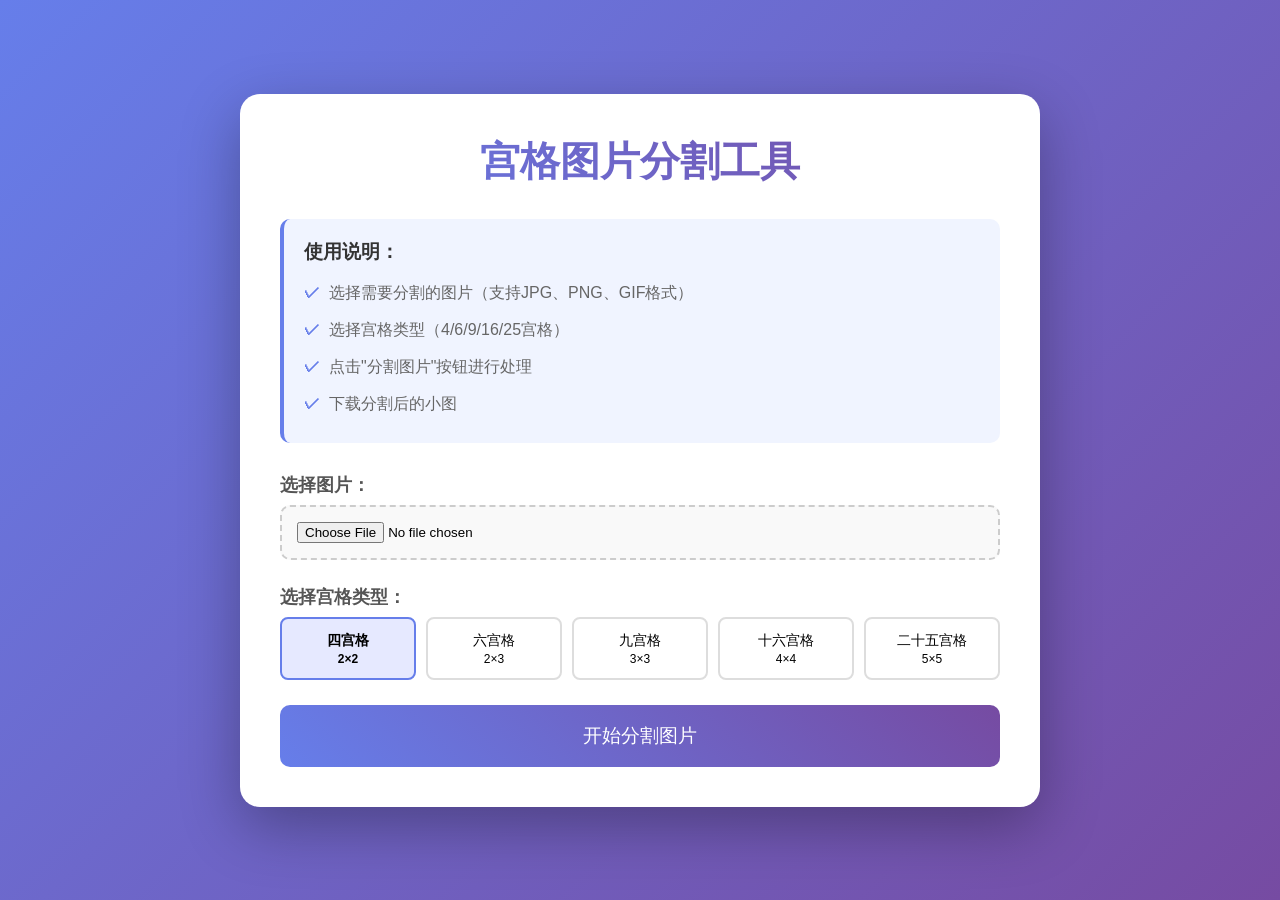
<file: f.html>
<!DOCTYPE html>
<html lang="zh-CN">
<head>
    <meta charset="UTF-8">
    <meta name="viewport" content="width=device-width, initial-scale=1.0">
    <title>宫格图片分割工具</title>
    <style>
        * {
            margin: 0;
            padding: 0;
            box-sizing: border-box;
        }
        
        body {
            font-family: 'Microsoft YaHei', Arial, sans-serif;
            background: linear-gradient(135deg, #667eea 0%, #764ba2 100%);
            min-height: 100vh;
            display: flex;
            justify-content: center;
            align-items: center;
            padding: 20px;
        }
        
        .container {
            background: white;
            border-radius: 20px;
            padding: 40px;
            box-shadow: 0 20px 60px rgba(0,0,0,0.3);
            max-width: 800px;
            width: 100%;
        }
        
        h1 {
            color: #333;
            text-align: center;
            margin-bottom: 30px;
            font-size: 2.5em;
            background: linear-gradient(45deg, #667eea, #764ba2);
            -webkit-background-clip: text;
            -webkit-text-fill-color: transparent;
        }
        
        .form-group {
            margin-bottom: 25px;
        }
        
        label {
            display: block;
            margin-bottom: 8px;
            color: #555;
            font-weight: bold;
            font-size: 1.1em;
        }
        
        input[type="file"] {
            width: 100%;
            padding: 15px;
            border: 2px dashed #ccc;
            border-radius: 10px;
            background: #f9f9f9;
            cursor: pointer;
            transition: all 0.3s ease;
        }
        
        input[type="file"]:hover {
            border-color: #667eea;
            background: #f0f4ff;
        }
        
        select {
            width: 100%;
            padding: 15px;
            border: 2px solid #ddd;
            border-radius: 10px;
            font-size: 1em;
            background: white;
            cursor: pointer;
        }
        
        button {
            background: linear-gradient(45deg, #667eea, #764ba2);
            color: white;
            border: none;
            padding: 18px 40px;
            border-radius: 10px;
            font-size: 1.2em;
            cursor: pointer;
            width: 100%;
            transition: transform 0.3s ease, box-shadow 0.3s ease;
        }
        
        button:hover {
            transform: translateY(-2px);
            box-shadow: 0 10px 30px rgba(102, 126, 234, 0.4);
        }
        
        .instructions {
            background: #f0f4ff;
            padding: 20px;
            border-radius: 10px;
            margin-bottom: 30px;
            border-left: 4px solid #667eea;
        }
        
        .instructions h3 {
            color: #333;
            margin-bottom: 10px;
        }
        
        .instructions ul {
            list-style: none;
            padding-left: 0;
        }
        
        .instructions li {
            padding: 8px 0;
            color: #666;
            position: relative;
            padding-left: 25px;
        }
        
        .instructions li:before {
            content: "✓";
            color: #667eea;
            position: absolute;
            left: 0;
            font-weight: bold;
        }
        
        .loading {
            display: none;
            text-align: center;
            padding: 20px;
        }
        
        .spinner {
            border: 3px solid #f3f3f3;
            border-top: 3px solid #667eea;
            border-radius: 50%;
            width: 40px;
            height: 40px;
            animation: spin 1s linear infinite;
            margin: 0 auto 15px;
        }
        
        @keyframes spin {
            0% { transform: rotate(0deg); }
            100% { transform: rotate(360deg); }
        }
        
        .result {
            margin-top: 30px;
            padding: 20px;
            background: #f9f9f9;
            border-radius: 10px;
            display: none;
        }
        
        .tiles-grid {
            display: grid;
            gap: 10px;
            margin-top: 20px;
        }
        
        .tile {
            border: 1px solid #ddd;
            border-radius: 5px;
            overflow: hidden;
            transition: transform 0.3s ease;
        }
        
        .tile:hover {
            transform: scale(1.05);
        }
        
        .tile img {
            width: 100%;
            height: auto;
            display: block;
        }
        
        .error {
            color: #d32f2f;
            background: #ffebee;
            padding: 15px;
            border-radius: 10px;
            border-left: 4px solid #d32f2f;
            margin-bottom: 20px;
        }
        
        .success {
            color: #388e3c;
            background: #e8f5e9;
            padding: 15px;
            border-radius: 10px;
            border-left: 4px solid #388e3c;
            margin-bottom: 20px;
        }
        
        .info-box {
            background: #e3f2fd;
            padding: 15px;
            border-radius: 10px;
            margin-bottom: 20px;
            border-left: 4px solid #1976d2;
        }
        
        .grid-options {
            display: grid;
            grid-template-columns: repeat(5, 1fr);
            gap: 10px;
            margin-bottom: 20px;
        }
        
        .grid-option {
            text-align: center;
            padding: 12px 5px;
            border: 2px solid #ddd;
            border-radius: 8px;
            cursor: pointer;
            transition: all 0.3s ease;
            font-size: 0.9em;
        }
        
        .grid-option:hover {
            border-color: #667eea;
            background: #f0f4ff;
        }
        
        .grid-option.selected {
            border-color: #667eea;
            background: #e6e9ff;
            font-weight: bold;
        }
        
        .debug-info {
    background: #f5f5f5;
    padding: 10px;
    margin: 10px 0;
    border-radius: 5px;
    font-family: monospace;
    font-size: 12px;
    color: #666;
    white-space: pre-wrap;
    word-break: break-all;
    display: none; /* 默认隐藏，需要时开启 */
}
        
        @media (max-width: 600px) {
            .container {
                padding: 20px;
            }
            
            h1 {
                font-size: 2em;
            }
            
            .grid-options {
                grid-template-columns: repeat(3, 1fr);
            }
            
            .grid-option {
                padding: 10px 5px;
                font-size: 0.8em;
            }
        }
    </style>
</head>
<body>
    <div class="container">
        <h1>宫格图片分割工具</h1>
        
        <div class="instructions">
            <h3>使用说明：</h3>
            <ul>
                <li>选择需要分割的图片（支持JPG、PNG、GIF格式）</li>
                <li>选择宫格类型（4/6/9/16/25宫格）</li>
                <li>点击"分割图片"按钮进行处理</li>
                <li>下载分割后的小图</li>
            </ul>
        </div>
        
        <form id="uploadForm" enctype="multipart/form-data">
            <div class="form-group">
                <label for="image">选择图片：</label>
                <input type="file" id="image" name="image" accept="image/*" required>
            </div>
            
            <div class="form-group">
                <label>选择宫格类型：</label>
                <div class="grid-options">
                    <div class="grid-option selected" data-value="4">
                        四宫格<br><small>2×2</small>
                    </div>
                    <div class="grid-option" data-value="6">
                        六宫格<br><small>2×3</small>
                    </div>
                    <div class="grid-option" data-value="9">
                        九宫格<br><small>3×3</small>
                    </div>
                    <div class="grid-option" data-value="16">
                        十六宫格<br><small>4×4</small>
                    </div>
                    <div class="grid-option" data-value="25">
                        二十五宫格<br><small>5×5</small>
                    </div>
                </div>
                <input type="hidden" id="grid_type" name="grid_type" value="4" required>
            </div>
            
            <div class="loading" id="loading">
                <div class="spinner"></div>
                <p>正在处理图片，请稍候...</p>
            </div>
            
            <button type="submit">开始分割图片</button>
        </form>
        
        <div class="result" id="result">
            <!-- 结果将在这里显示 -->
        </div>
    </div>
    
    <script>
        // 宫格选项点击事件
        document.querySelectorAll('.grid-option').forEach(option => {
            option.addEventListener('click', function() {
                document.querySelectorAll('.grid-option').forEach(opt => {
                    opt.classList.remove('selected');
                });
                this.classList.add('selected');
                document.getElementById('grid_type').value = this.dataset.value;
            });
        });
        
// 修改表单提交事件
document.getElementById('uploadForm').addEventListener('submit', async function(e) {
    e.preventDefault();
    
    const formData = new FormData(this);
    const loading = document.getElementById('loading');
    const resultDiv = document.getElementById('result');
    const fileInput = document.getElementById('image');
    
    // 验证文件
    const file = fileInput.files[0];
    if (!file) {
        showError('请选择要分割的图片');
        return;
    }
    
    loading.style.display = 'block';
    resultDiv.style.display = 'none';
    resultDiv.innerHTML = '';
    
    try {
        // 使用简单的API先测试
        const response = await fetch('fenge.php', {
            method: 'POST',
            body: formData,
            // 不要设置Content-Type，让浏览器自动设置
        });
        
        console.log('响应状态:', response.status, response.statusText);
        
        // 获取响应文本
        const text = await response.text();
        console.log('响应内容:', text);
        
        // 尝试解析JSON
        let data;
        try {
            data = JSON.parse(text);
        } catch (parseError) {
            console.error('JSON解析失败:', parseError);
            console.error('原始响应:', text);
            
            // 显示原始响应用于调试
            resultDiv.innerHTML = `
                <div class="error">
                    <h3>服务器响应格式错误</h3>
                    <pre>${escapeHtml(text)}</pre>
                </div>
            `;
            resultDiv.style.display = 'block';
            return;
        }
        
        if (!data.success) {
            showError(data.message || '处理失败');
            if (data.trace) {
                console.error('服务器跟踪:', data.trace);
            }
        } else {
            showResult(data.data);
        }
        
    } catch (error) {
        console.error('请求失败:', error);
        showError('请求失败: ' + error.message);
    } finally {
        loading.style.display = 'none';
    }
});

// 转义HTML
function escapeHtml(text) {
    const div = document.createElement('div');
    div.textContent = text;
    return div.innerHTML;
}
        
        // 显示错误信息
        function showError(message) {
            const resultDiv = document.getElementById('result');
            resultDiv.innerHTML = `
                <div class="error">
                    <h3>处理失败</h3>
                    <p>${message}</p>
                </div>
            `;
            resultDiv.style.display = 'block';
        }
        
        // 显示成功结果
        function showResult(data) {
            const resultDiv = document.getElementById('result');
            
            let html = `
                <div class="success">
                    <h3>✓ 图片分割成功！</h3>
                    <p>共分割出 ${data.total_tiles} 张小图</p>
                </div>
                
                <div class="info-box">
                    <h4>分割信息：</h4>
                    <p><strong>宫格类型：</strong>${data.grid_type || getGridType(data.layout)}宫格 (${data.layout.rows}×${data.layout.cols})</p>
                    <p><strong>原图尺寸：</strong>${data.original_size.width} × ${data.original_size.height} 像素</p>
                    <p><strong>小图尺寸：</strong>${data.tile_size.width} × ${data.tile_size.height} 像素</p>
                </div>
                
                <div class="info-box">
                    <h4>下载链接：</h4>
                    <p>点击下方小图可以直接下载，或者：</p>
                    <div style="margin-top: 10px;">
                        <button type="button" onclick="downloadAllTiles(${JSON.stringify(data.tiles).replace(/"/g, '&quot;')})" style="background: #4caf50; width: auto; padding: 10px 20px;">
                            下载所有小图 (${data.total_tiles}张)
                        </button>
                    </div>
                </div>
                
                <div>
                    <h4>分割结果预览：</h4>
                    <div class="tiles-grid" style="grid-template-columns: repeat(${data.layout.cols || 3}, 1fr);">
            `;
            
            data.tiles.forEach(tile => {
                html += `
                    <div class="tile">
                        <a href="${tile.url}" download="${tile.filename}" title="点击下载">
                            <img src="${tile.url}" alt="第${tile.position}张 (第${tile.row}行第${tile.col}列)">
                        </a>
                        <div style="text-align: center; padding: 5px; font-size: 12px; background: #f5f5f5;">
                            第${tile.position}张
                        </div>
                    </div>
                `;
            });
            
            html += `
                    </div>
                </div>
            `;
            
            resultDiv.innerHTML = html;
            resultDiv.style.display = 'block';
            
            // 滚动到结果区域
            resultDiv.scrollIntoView({ behavior: 'smooth' });
        }
        
        // 获取宫格类型
        function getGridType(layout) {
            const total = layout.rows * layout.cols;
            return total;
        }
        
       // 在 index.html 中找到 showResult 函数，修改如下：
function showResult(data) {
    const resultDiv = document.getElementById('result');
    
    let html = `
        <div class="success">
            <h3>✓ 图片分割成功！</h3>
            <p>共分割出 ${data.total_tiles} 张小图</p>
        </div>
        
        <div class="info-box">
            <h4>分割信息：</h4>
            <p><strong>宫格类型：</strong>${data.grid_type}宫格 (${data.layout.rows}×${data.layout.cols})</p>
            <p><strong>原图尺寸：</strong>${data.original_size.width} × ${data.original_size.height} 像素</p>
            <p><strong>小图尺寸：</strong>${data.tile_size.width} × ${data.tile_size.height} 像素</p>
        </div>
        
        <div class="info-box">
            <h4>下载链接：</h4>
            <p>点击下方小图可以直接下载，或者：</p>
            <div style="margin-top: 10px;">
                <button type="button" onclick="downloadAllTiles(${JSON.stringify(data.tiles).replace(/"/g, '&quot;')})" 
                        style="background: #4caf50; color: white; border: none; padding: 10px 20px; border-radius: 5px; cursor: pointer; font-size: 16px;">
                    下载所有小图 (${data.total_tiles}张)
                </button>
            </div>
        </div>
        
        <div>
            <h4>分割结果预览：</h4>
            <div class="tiles-grid" style="grid-template-columns: repeat(${data.layout.cols}, 1fr);">
    `;
    
    // 遍历所有tiles - 修复这里！
    data.tiles.forEach(tile => {
        // 注意：使用 tile.index 而不是 tile.position
        html += `
            <div class="tile">
                <a href="${tile.url}" download="${tile.filename}" title="点击下载 - 第${tile.row}行第${tile.col}列">
                    <img src="${tile.url}" alt="第${tile.index}张 (第${tile.row}行第${tile.col}列)" 
                         onerror="this.onerror=null; this.src='[data-uri]'">
                </a>
                <div style="text-align: center; padding: 5px; font-size: 12px; background: #f5f5f5;">
                    第${tile.index}张
                </div>
            </div>
        `;
    });
    
    html += `
            </div>
        </div>
    `;
    
    resultDiv.innerHTML = html;
    resultDiv.style.display = 'block';
    
    // 滚动到结果区域
    resultDiv.scrollIntoView({ behavior: 'smooth' });
}

// 同时更新 downloadAllTiles 函数
function downloadAllTiles(tiles) {
    if (!tiles || tiles.length === 0) {
        alert('没有可下载的图片');
        return;
    }
    
    // 创建下载链接
    let downloaded = 0;
    const total = tiles.length;
    
    tiles.forEach((tile, index) => {
        setTimeout(() => {
            const link = document.createElement('a');
            link.href = tile.url;
            link.download = tile.filename || `tile_${tile.index}.jpg`;
            link.style.display = 'none';
            document.body.appendChild(link);
            link.click();
            document.body.removeChild(link);
            
            downloaded++;
            if (downloaded === total) {
                alert(`所有 ${total} 张图片已开始下载，请查看浏览器下载列表`);
            }
        }, index * 300); // 间隔300ms，避免同时下载太多文件
    });
}
    </script>
</body>
</html>
</file>
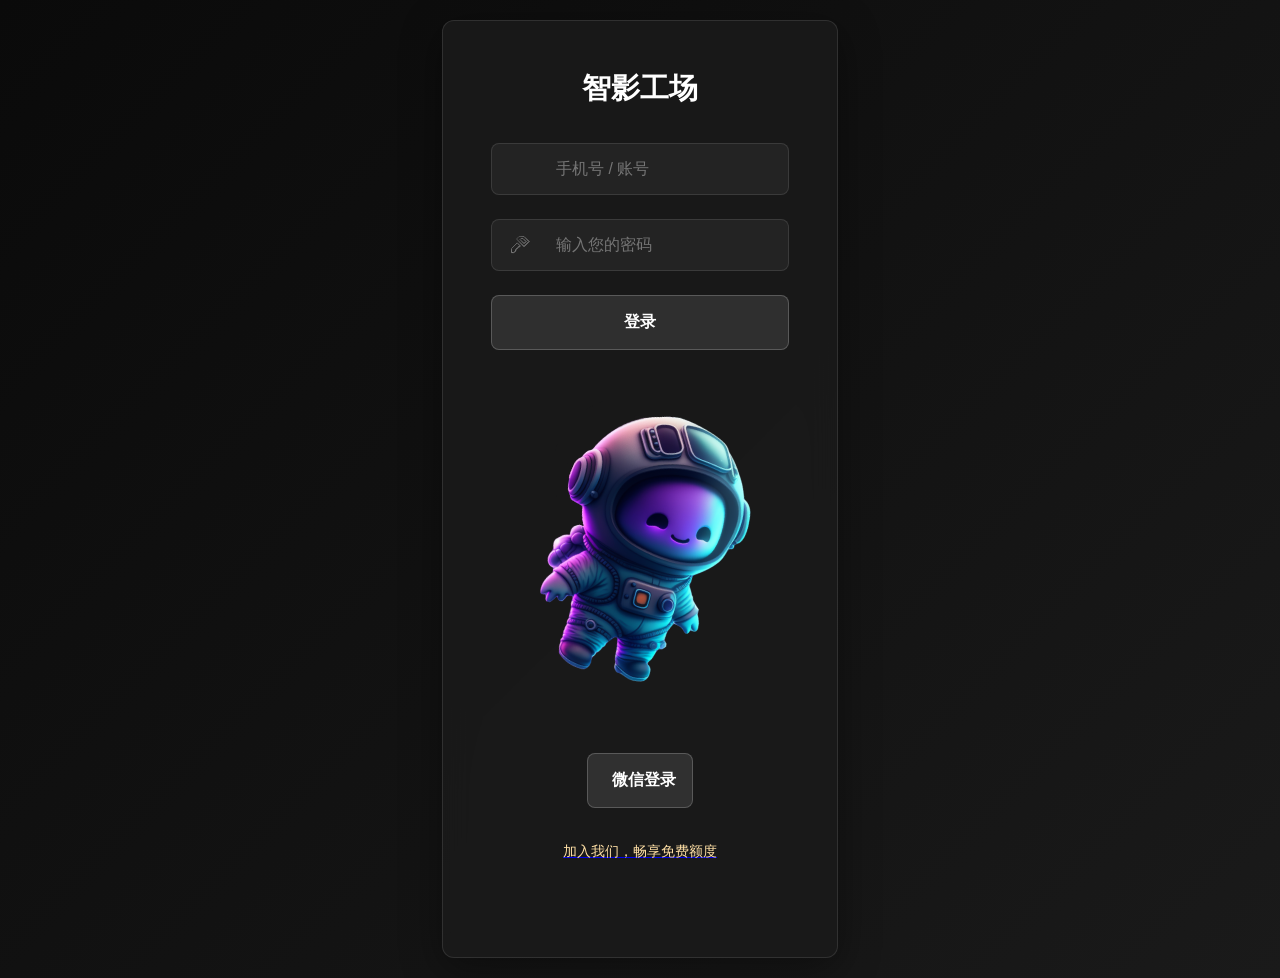
<file: login.html>
<!DOCTYPE html>
<html lang="zh-CN">

<head>
  <meta charset="UTF-8">
  <meta name="viewport" content="width=device-width, initial-scale=1.0">
  <title>用户登录 - 智影工场</title>

  
  <style>
    * {
      margin: 0;
      padding: 0;
      box-sizing: border-box;
      font-family: 'Segoe UI', Tahoma, Geneva, Verdana, sans-serif;
    }

    body {
      background: linear-gradient(135deg, #0a0a0a 0%, #1a1a1a 100%);
      min-height: 100vh;
      display: flex;
      justify-content: center;
      align-items: center;
      padding: 20px;
      color: #fff;
    }

    .wrapper {
      width: 100%;
      display: flex;
      justify-content: center;
      align-items: center;
    }

    .form {
      padding: 3rem;
      display: flex;
      flex-direction: column;
      gap: 1.5rem;
      background: rgba(26, 26, 26, 0.95);
      backdrop-filter: blur(15px);
      border: 1px solid rgba(255, 255, 255, 0.1);
      border-radius: 12px;
      box-shadow: 0 10px 40px rgba(0, 0, 0, 0.4);
      max-width: 450px;
      width: 100%;
    }

    .form .title {
      color: white;
      font-size: 1.8rem;
      font-weight: 700;
      text-align: center;
      margin-bottom: 10px;
    }

    .form .input-container {
      display: flex;
      align-items: center;
      background: rgba(255, 255, 255, 0.05);
      border: 1px solid rgba(255, 255, 255, 0.1);
      border-radius: 8px;
      padding: 0 1rem;
      width: 100%;
      transition: all 0.3s ease;
    }

    .form .input-container svg {
      stroke: rgba(255, 255, 255, 0.6);
      margin-right: 0.5rem;
    }

    .form .input-container .input {
      background: none;
      border: none;
      padding: 1rem;
      color: white;
      flex: 1;
      font-size: 1rem;
    }

    .form .input-container .input:focus {
      outline: none;
    }

    .form .input-container:focus-within {
      background: rgba(255, 255, 255, 0.1);
      border-color: rgba(255, 255, 255, 0.3);
      box-shadow: 0 8px 25px rgba(0, 0, 0, 0.2);
    }

    .form .input-container:focus-within svg g {
      stroke: white;
    }

    .form .login-button {
      width: 100%;
    }

    .form .login-button .input,
    .form .wechat-btn {
      cursor: pointer;
      padding: 1rem;
      width: 100%;
      background: rgba(255, 255, 255, 0.1);
      border: 1px solid rgba(255, 255, 255, 0.2);
      border-radius: 8px;
      text-align: center;
      color: white;
      font-size: 1rem;
      font-weight: 600;
      transition: all 0.3s ease;
    }

    .form .login-button .input:hover,
    .form .wechat-btn:hover {
      background: rgba(255, 255, 255, 0.15);
      border-color: rgba(255, 255, 255, 0.4);
      box-shadow: 0 10px 30px rgba(0, 0, 0, 0.3);
      transform: translateY(-2px);
    }

    /* 微信登录按钮样式 */
    .form .wechat-login-button {
      width: 100%;
    }

    /* 注册链接样式 */
    .form .register-link {
      margin-top: 0.5rem;
      text-align: center;
    }

    .form .register-link a {
      text-decoration: none;
      color: rgba(255, 255, 255, 0.8);
      font-size: 0.9rem;
      transition: all 0.3s ease;
    }

    .form .register-link a:hover {
      color: white;
      text-decoration: underline;
    }

    /* 卡片样式 */
    .form .card {
      display: flex;
      flex-direction: column;
      align-items: center;
      gap: 1rem;
      width: 100%;
    }

    /* 消息样式 */
    .form .message {
      text-align: center;
      padding: 0.75rem;
      border-radius: 8px;
      font-size: 0.9rem;
      width: 100%;
      margin-top: 0.5rem;
    }
  </style>
</head>

<body>
  <div class="container">
    <div class="login-box">
      <!-- 登录表单容器 -->
      <div class="login-forms">
        <!-- 密码登录表单 -->
        <div class="form-panel active" id="password-login">
          <div class="wrapper">
            <form class="form" onsubmit="return login()">
              <span class="title">智影工场</span>

              <div class="input-container">
                <svg width="24" height="24" viewBox="0 0 24 24" fill="none" xmlns="http://www.w3.org/2000/svg">
                  <defs>
                    <linearGradient id="gradient-stroke" x1="0" y1="0" x2="24" y2="24" gradientUnits="userSpaceOnUse">
                      <stop offset="0%" stop-color="black"></stop>
                      <stop offset="100%" stop-color="white"></stop>
                    </linearGradient>
                  </defs>

                  <g stroke="url(#gradient-stroke)" fill="none" stroke-width="1">

                  </g>
                </svg>
                <input class="input" type="text" id="username" placeholder="手机号 / 账号" required />
              </div>


              <div class="input-container">
                <svg width="24" height="24" viewBox="0 0 24 24" fill="none" xmlns="http://www.w3.org/2000/svg">
                  <g stroke="url(#gradient-stroke)" fill="none" stroke-width="1">
                    <path
                      d="M3.5 15.5503L9.20029 9.85L12.3503 13L11.6 13.7503H10.25L9.8 15.1003L8 16.0003L7.55 18.2503L5.5 19.6003H3.5V15.5503Z">
                    </path>
                    <path d="M16 3.5H11L8.5 6L16 13.5L21 8.5L16 3.5Z"></path>
                    <path d="M16 10.5L18 8.5L15 5.5H13L12 6.5L16 10.5Z"></path>
                  </g>
                </svg>
                <input class="input" type="password" id="password" placeholder="输入您的密码" required />
              </div>

              <div class="login-button">
                <input class="input" type="submit" value="登录" />
              </div>
              <div class="card">
                <img class="image" alt="" src="assets/katong.webp" />

                <div class="texture"></div>
                <!-- 微信登录按钮 -->
                <div class="third-party-sign-in">
                  <div class="login-button wechat-login-button">
                    <button class="input wechat-btn" type="button" onclick="loginWithWeChat()">
                      <i class="fab fa-weixin" style="margin-right: 8px;"></i> 微信登录
                    </button>
                  </div>
                </div>


                <a href="register.html"><br>
                  <span style="color: #ffe0a6; font-size: 0.9rem;">加入我们，畅享免费额度</span>
                </a>



                <div class="message" id="message"></div>
              </div>

            </form>
          </div>
        </div>
      </div>
    </div>
  </div>

  <script src="js/auth.js"></script>
  <script>
    // 页面加载时检查登录状态
    document.addEventListener('DOMContentLoaded', function () {
      checkLoginStatus();
    });

    // 登录函数
    function login() {
      const identifier = document.getElementById('username').value.trim();
      const password = document.getElementById('password').value;

      if (!identifier) {
        showMessage('请输入用户名或手机号', 'error');
        return false;
      }

      if (!password) {
        showMessage('请输入密码', 'error');
        return false;
      }

      // 根据输入内容自动判断登录类型
      let type = 'username';
      if (/^1[3-9]\d{9}$/.test(identifier)) {
        type = 'phone';
      } else if (/^[a-zA-Z0-9._%+-]+@[a-zA-Z0-9.-]+\.[a-zA-Z]{2,}$/.test(identifier)) {
        type = 'email';
      }

      authLogin(identifier, password, type);
      return false;
    }

    // 微信登录
    function loginWithWeChat() {
      // 显示登录中消息
      showMessage('正在跳转到微信登录...', 'success');

      // 这里应该实现微信登录的具体逻辑
      // 例如：调用微信登录API或跳转到微信登录页面
      // 模拟微信登录过程
      setTimeout(() => {
        // 模拟登录成功
        showMessage('微信登录成功！', 'success');

        // 这里可以添加实际的微信登录逻辑，比如调用后端API
        // 例如：window.location.href = 'https://api.example.com/wechat/login';
      }, 1500);
    }

    // 更新用户信息显示
    function updateUserInfo(user, isAuthCall = false) {
      if (user) {
        // 如果已登录，跳转到用户中心
        setTimeout(() => {
          window.location.href = 'usercenter.php';
        }, 1500);
      }
    }
  </script>
</body>

</html>
</file>
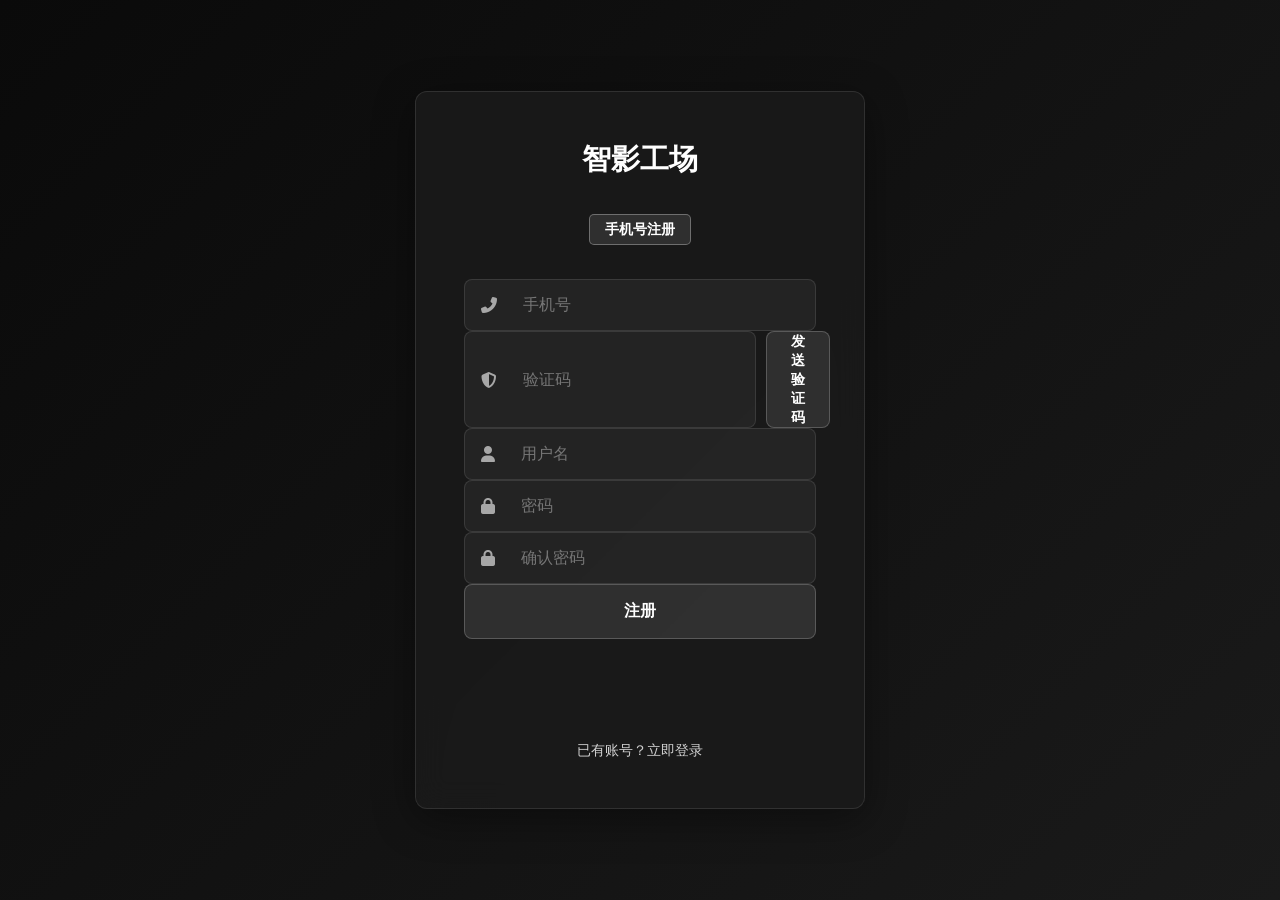
<file: register.html>
<!DOCTYPE html>
<html lang="zh-CN">
<head>
    <meta charset="UTF-8">
    <meta name="viewport" content="width=device-width, initial-scale=1.0">
    <title>用户注册 - 智影工场</title>
    <link rel="stylesheet" href="assets/fontawesome/css/all.min.css">
    <style>
        * {
            margin: 0;
            padding: 0;
            box-sizing: border-box;
            font-family: 'Segoe UI', Tahoma, Geneva, Verdana, sans-serif;
        }
        
        body {
            background: linear-gradient(135deg, #0a0a0a 0%, #1a1a1a 100%);
            min-height: 100vh;
            display: flex;
            justify-content: center;
            align-items: center;
            padding: 20px;
            color: #fff;
        }

        .wrapper {
            width: 100%;
            display: flex;
            justify-content: center;
            align-items: center;
        }

        .form {
            padding: 3rem;
            display: flex;
            flex-direction: column;
            gap: 1.5rem;
            background: rgba(26, 26, 26, 0.95);
            backdrop-filter: blur(15px);
            border: 1px solid rgba(255, 255, 255, 0.1);
            border-radius: 12px;
            box-shadow: 0 10px 40px rgba(0, 0, 0, 0.4);
            max-width: 450px;
            width: 100%;
        }

        .form .title {
            color: white;
            font-size: 1.8rem;
            font-weight: 700;
            text-align: center;
            margin-bottom: 10px;
        }

        /* 输入容器样式 */
        .form .input-container {
            display: flex;
            align-items: center;
            background: rgba(255, 255, 255, 0.05);
            border: 1px solid rgba(255, 255, 255, 0.1);
            border-radius: 8px;
            padding: 0 1rem;
            width: 100%;
            transition: all 0.3s ease;
        }

        .form .input-container i {
            color: rgba(255, 255, 255, 0.6);
            margin-right: 10px;
        }

        .form .input-container .input {
            background: none;
            border: none;
            padding: 1rem;
            color: white;
            flex: 1;
            font-size: 1rem;
        }

        .form .input-container .input:focus {
            outline: none;
            color: #ffe0a6;
        }

        .form .input-container:focus-within {
            background: rgba(255, 255, 255, 0.1);
            border-color: rgba(255, 255, 255, 0.3);
            box-shadow: 0 8px 25px rgba(0, 0, 0, 0.2);
        }

        .form .input-container:focus-within i {
            color: white;
        }

        /* 登录按钮样式 */
        .form .login-button {
            width: 100%;
        }

        .form .login-button .input,
        .btn-code {
            cursor: pointer;
            padding: 1rem;
            width: 100%;
            background: rgba(255, 255, 255, 0.1);
            border: 1px solid rgba(255, 255, 255, 0.2);
            border-radius: 8px;
            text-align: center;
            color: white;
            font-size: 1rem;
            font-weight: 600;
            transition: all 0.3s ease;
        }

        .form .login-button .input:hover,
        .btn-code:hover {
            background: rgba(255, 255, 255, 0.15);
            border-color: rgba(255, 255, 255, 0.4);
            box-shadow: 0 10px 30px rgba(0, 0, 0, 0.3);
            transform: translateY(-2px);
        }

        .form .login-button .input:active,
        .btn-code:active {
            transform: translateY(0);
        }

        .btn-code:disabled {
            opacity: 0.5;
            cursor: not-allowed;
            transform: none;
            box-shadow: none;
        }

        /* 验证码按钮 */
        .verification-group {
            display: flex;
            gap: 10px;
            width: 100%;
        }

        .verification-group .input-container {
            flex: 1;
        }

        .verification-group .btn-code {
            width: auto;
            padding: 0 1.5rem;
            font-size: 0.9rem;
        }

        /* 消息提示 */
        .message {
            width: 100%;
            padding: 0.75rem;
            margin: 10px 0;
            border-radius: 8px;
            text-align: center;
            font-size: 14px;
        }

        .message.success {
            background-color: rgba(52, 168, 83, 0.2);
            color: #34a853;
        }

        .message.error {
            background-color: rgba(234, 67, 53, 0.2);
            color: #ea4335;
        }

        /* 注册方式切换标签 */
        .register-tabs {
            display: flex;
            justify-content: center;
            gap: 20px;
            margin-bottom: 10px;
        }

        .tab {
            cursor: pointer;
            padding: 5px 15px;
            border-radius: 5px;
            transition: all 0.3s ease;
            color: rgba(255, 255, 255, 0.7);
            font-size: 0.9rem;
        }

        .tab.active {
            color: white;
            font-weight: bold;
            border: 1px solid rgba(255, 255, 255, 0.3);
            background: rgba(255, 255, 255, 0.1);
        }

        /* 表单面板 */
        .form-panel {
            display: none;
            width: 100%;
        }

        .form-panel.active {
            display: block;
        }

        /* 登录链接 */
        .login-link {
            margin-top: 10px;
            text-align: center;
        }

        .login-link a {
            text-decoration: none;
            color: rgba(255, 255, 255, 0.8);
            font-size: 0.9rem;
            transition: all 0.3s ease;
        }

        .login-link a:hover {
            color: white;
            text-decoration: underline;
        }

        /* 纹理层 */
        .form .texture {
            display: none;
        }
    </style>
</head>
<body>
    <div class="container">
        <div class="login-box">
            <!-- 注册表单容器 -->
            <div class="form-panel active" id="register-form">
                <div class="wrapper"> 
                    <form class="form"> 
                        <span class="title">智影工场</span>

                        <!-- 注册方式切换标签 -->
                        <div class="register-tabs">
                            <div class="tab active" data-panel="phone-register">手机号注册</div>
                            <div class="tab" data-panel="email-register" style="display:none;">邮箱注册</div>
                        </div>

                        <!-- 手机号验证码注册表单 -->
                        <div class="form-panel active" id="phone-register">
                            <!-- 手机号输入 -->
                            <div class="input-container"> 
                                <i class="fas fa-phone-alt"></i>
                                <input class="input" type="tel" id="phone" placeholder="手机号" />
                            </div>

                            <!-- 验证码输入 -->
                            <div class="verification-group">
                                <div class="input-container"> 
                                    <i class="fas fa-shield-alt"></i>
                                    <input class="input" type="text" id="phone-code" placeholder="验证码" />
                                </div>
                                <button class="btn-code" id="send-phone-code" type="button" onclick="sendSmsCode_frontend()">发送验证码</button>
                            </div>

                            <!-- 用户名输入 -->
                            <div class="input-container"> 
                                <i class="fas fa-user"></i>
                                <input class="input" type="text" id="username" placeholder="用户名" />
                            </div>

                            <!-- 密码输入 -->
                            <div class="input-container"> 
                                <i class="fas fa-lock"></i>
                                <input class="input" type="password" id="password" placeholder="密码" />
                            </div>

                            <!-- 确认密码输入 -->
                            <div class="input-container"> 
                                <i class="fas fa-lock"></i>
                                <input class="input" type="password" id="confirm-password" placeholder="确认密码" />
                            </div>

                            <!-- 注册按钮 -->
                            <div class="login-button">
                                <button class="input" type="button" onclick="register('phone')">注册</button>
                            </div>
                        </div>

                        <!-- 邮箱验证码注册表单 -->
                        <div class="form-panel" id="email-register">
                            <!-- 邮箱输入 -->
                            <div class="input-container"> 
                                <i class="fas fa-envelope"></i>
                                <input class="input" type="email" id="email" placeholder="邮箱" />
                            </div>

                            <!-- 验证码输入 -->
                            <div class="verification-group">
                                <div class="input-container"> 
                                    <i class="fas fa-shield-alt"></i>
                                    <input class="input" type="text" id="email-code" placeholder="验证码" />
                                </div>
                                <button class="btn-code" id="send-email-code" type="button" onclick="sendEmailCode()">发送验证码</button>
                            </div>

                            <!-- 用户名输入 -->
                            <div class="input-container"> 
                                <i class="fas fa-user"></i>
                                <input class="input" type="text" id="email-username" placeholder="用户名" />
                            </div>

                            <!-- 密码输入 -->
                            <div class="input-container"> 
                                <i class="fas fa-lock"></i>
                                <input class="input" type="password" id="email-password" placeholder="密码" />
                            </div>

                            <!-- 确认密码输入 -->
                            <div class="input-container"> 
                                <i class="fas fa-lock"></i>
                                <input class="input" type="password" id="email-confirm-password" placeholder="确认密码" />
                            </div>

                            <!-- 注册按钮 -->
                            <div class="login-button">
                                <button class="input" type="button" onclick="register('email')">注册</button>
                            </div>
                        </div>

                        <div class="texture"></div>

                        <!-- 消息提示 -->
                        <div class="message" id="message"></div>

                        <!-- 登录链接 -->
                        <div class="login-link">
                            <a href="login.html">已有账号？立即登录</a>
                        </div>
                    </form> 
                </div>
            </div>
        </div>
    </div>

    <script src="js/auth.js"></script>
    <script>
        // 页面加载时检查登录状态
        document.addEventListener('DOMContentLoaded', function() {
            checkLoginStatus();
            
            // 注册方式切换
            const tabs = document.querySelectorAll('.tab');
            tabs.forEach(tab => {
                tab.addEventListener('click', function() {
                    const panelId = this.dataset.panel;
                    
                    // 切换标签状态
                    tabs.forEach(t => t.classList.remove('active'));
                    this.classList.add('active');
                    
                    // 切换表单面板
                    const panels = document.querySelectorAll('.form-panel');
                    panels.forEach(p => p.classList.remove('active'));
                    document.getElementById(panelId).classList.add('active');
                });
            });
        });
        
        // 显示消息
        function showMessage(text, type) {
            const message = document.getElementById('message');
            message.textContent = text;
            message.className = 'message ' + type;
            message.style.display = 'block';
            
            // 3秒后隐藏消息
            setTimeout(() => {
                message.style.display = 'none';
            }, 3000);
        }
        
        // 发送短信验证码
        function sendSmsCode_frontend() {
            const phone = document.getElementById('phone').value.trim();
            if (!phone) {
                showMessage('请输入手机号', 'error');
                return;
            }
            
            if (!/^1[3-9]\d{9}$/.test(phone)) {
                showMessage('无效的手机号格式', 'error');
                return;
            }
            
            // 获取发送按钮
            const button = document.getElementById('send-phone-code');
            if (button) {
                button.disabled = true;
                button.textContent = '发送中...';
            }
            
            // 发送验证码请求
            const data = { phone: phone };
            sendRequest('auth_api.php?action=sendSms', data)
                .then(response => {
                    if (response.success) {
                        showMessage(response.message || '验证码发送成功', 'success');
                        
                        // 倒计时
                        let countdown = 60;
                        if (button) {
                            button.textContent = `${countdown}秒后重试`;
                            
                            const timer = setInterval(() => {
                                countdown--;
                                button.textContent = `${countdown}秒后重试`;
                                
                                if (countdown <= 0) {
                                    clearInterval(timer);
                                    button.disabled = false;
                                    button.textContent = '发送验证码';
                                }
                            }, 1000);
                        }
                    } else {
                        showMessage(response.message || '验证码发送失败', 'error');
                        if (button) {
                            button.disabled = false;
                            button.textContent = '发送验证码';
                        }
                    }
                })
                .catch(error => {
                    console.error('发送验证码失败:', error);
                    showMessage('发送验证码失败，请稍后重试', 'error');
                    if (button) {
                        button.disabled = false;
                        button.textContent = '发送验证码';
                    }
                });
        }
        
        // 发送邮箱验证码
        function sendEmailCode() {
            const email = document.getElementById('email').value.trim();
            if (!email) {
                showMessage('请输入邮箱', 'error');
                return;
            }
            
            if (!/^[^\s@]+@[^\s@]+\.[^\s@]+$/.test(email)) {
                showMessage('无效的邮箱格式', 'error');
                return;
            }
            
            // 获取发送按钮
            const button = document.getElementById('send-email-code');
            if (button) {
                button.disabled = true;
                button.textContent = '发送中...';
            }
            
            // 发送验证码请求
            const data = { email: email };
            sendRequest('auth_api.php?action=sendEmail', data)
                .then(response => {
                    if (response.success) {
                        showMessage(response.message || '验证码发送成功', 'success');
                        
                        // 倒计时
                        let countdown = 60;
                        if (button) {
                            button.textContent = `${countdown}秒后重试`;
                            
                            const timer = setInterval(() => {
                                countdown--;
                                button.textContent = `${countdown}秒后重试`;
                                
                                if (countdown <= 0) {
                                    clearInterval(timer);
                                    button.disabled = false;
                                    button.textContent = '发送验证码';
                                }
                            }, 1000);
                        }
                    } else {
                        showMessage(response.message || '验证码发送失败', 'error');
                        if (button) {
                            button.disabled = false;
                            button.textContent = '发送验证码';
                        }
                    }
                })
                .catch(error => {
                    console.error('发送验证码失败:', error);
                    showMessage('发送验证码失败，请稍后重试', 'error');
                    if (button) {
                        button.disabled = false;
                        button.textContent = '发送验证码';
                    }
                });
        }
        
        // 注册函数
        function register(type) {
            let phone, email, code, username, password, confirmPassword;
            
            if (type === 'phone') {
                phone = document.getElementById('phone').value.trim();
                code = document.getElementById('phone-code').value.trim();
                username = document.getElementById('username').value.trim();
                password = document.getElementById('password').value;
                confirmPassword = document.getElementById('confirm-password').value;
                email = '';
            } else if (type === 'email') {
                email = document.getElementById('email').value.trim();
                code = document.getElementById('email-code').value.trim();
                username = document.getElementById('email-username').value.trim();
                password = document.getElementById('email-password').value;
                confirmPassword = document.getElementById('email-confirm-password').value;
                phone = '';
            }
            
            // 前端验证
            if (!username) {
                showMessage('请输入用户名', 'error');
                return;
            }
            
            if (username.length < 3 || username.length > 20) {
                showMessage('用户名长度应在3-20个字符之间', 'error');
                return;
            }
            
            if (!password) {
                showMessage('请输入密码', 'error');
                return;
            }
            
            if (password.length < 6) {
                showMessage('密码长度不能少于6个字符', 'error');
                return;
            }
            
            if (password !== confirmPassword) {
                showMessage('两次输入的密码不一致', 'error');
                return;
            }
            
            if (type === 'phone') {
                if (!phone) {
                    showMessage('请输入手机号', 'error');
                    return;
                }
                
                if (!/^1[3-9]\d{9}$/.test(phone)) {
                    showMessage('无效的手机号格式', 'error');
                    return;
                }
                
                if (!code) {
                    showMessage('请输入验证码', 'error');
                    return;
                }
            } else if (type === 'email') {
                if (!email) {
                    showMessage('请输入邮箱', 'error');
                    return;
                }
                
                if (!/^[^\s@]+@[^\s@]+\.[^\s@]+$/.test(email)) {
                    showMessage('无效的邮箱格式', 'error');
                    return;
                }
                
                if (!code) {
                    showMessage('请输入验证码', 'error');
                    return;
                }
            }
            
            // 调用auth.js中的注册函数，传递验证码
            const registerData = {
                username: username,
                password: password,
                phone: phone,
                email: email
            };
            
            // 根据注册类型添加对应的验证码字段
            if (type === 'phone') {
                registerData.phone_code = code;
            } else if (type === 'email') {
                registerData.email_code = code;
            }
            
            registerUser(registerData);
        }
        
        // 更新用户信息显示
        function updateUserInfo(user) {
            if (user) {
                // 如果已登录，跳转到用户中心
                setTimeout(() => {
                    window.location.href = 'usercenter.php';
                }, 1500);
            }
        }
    </script>
</body>
</html>
</file>
